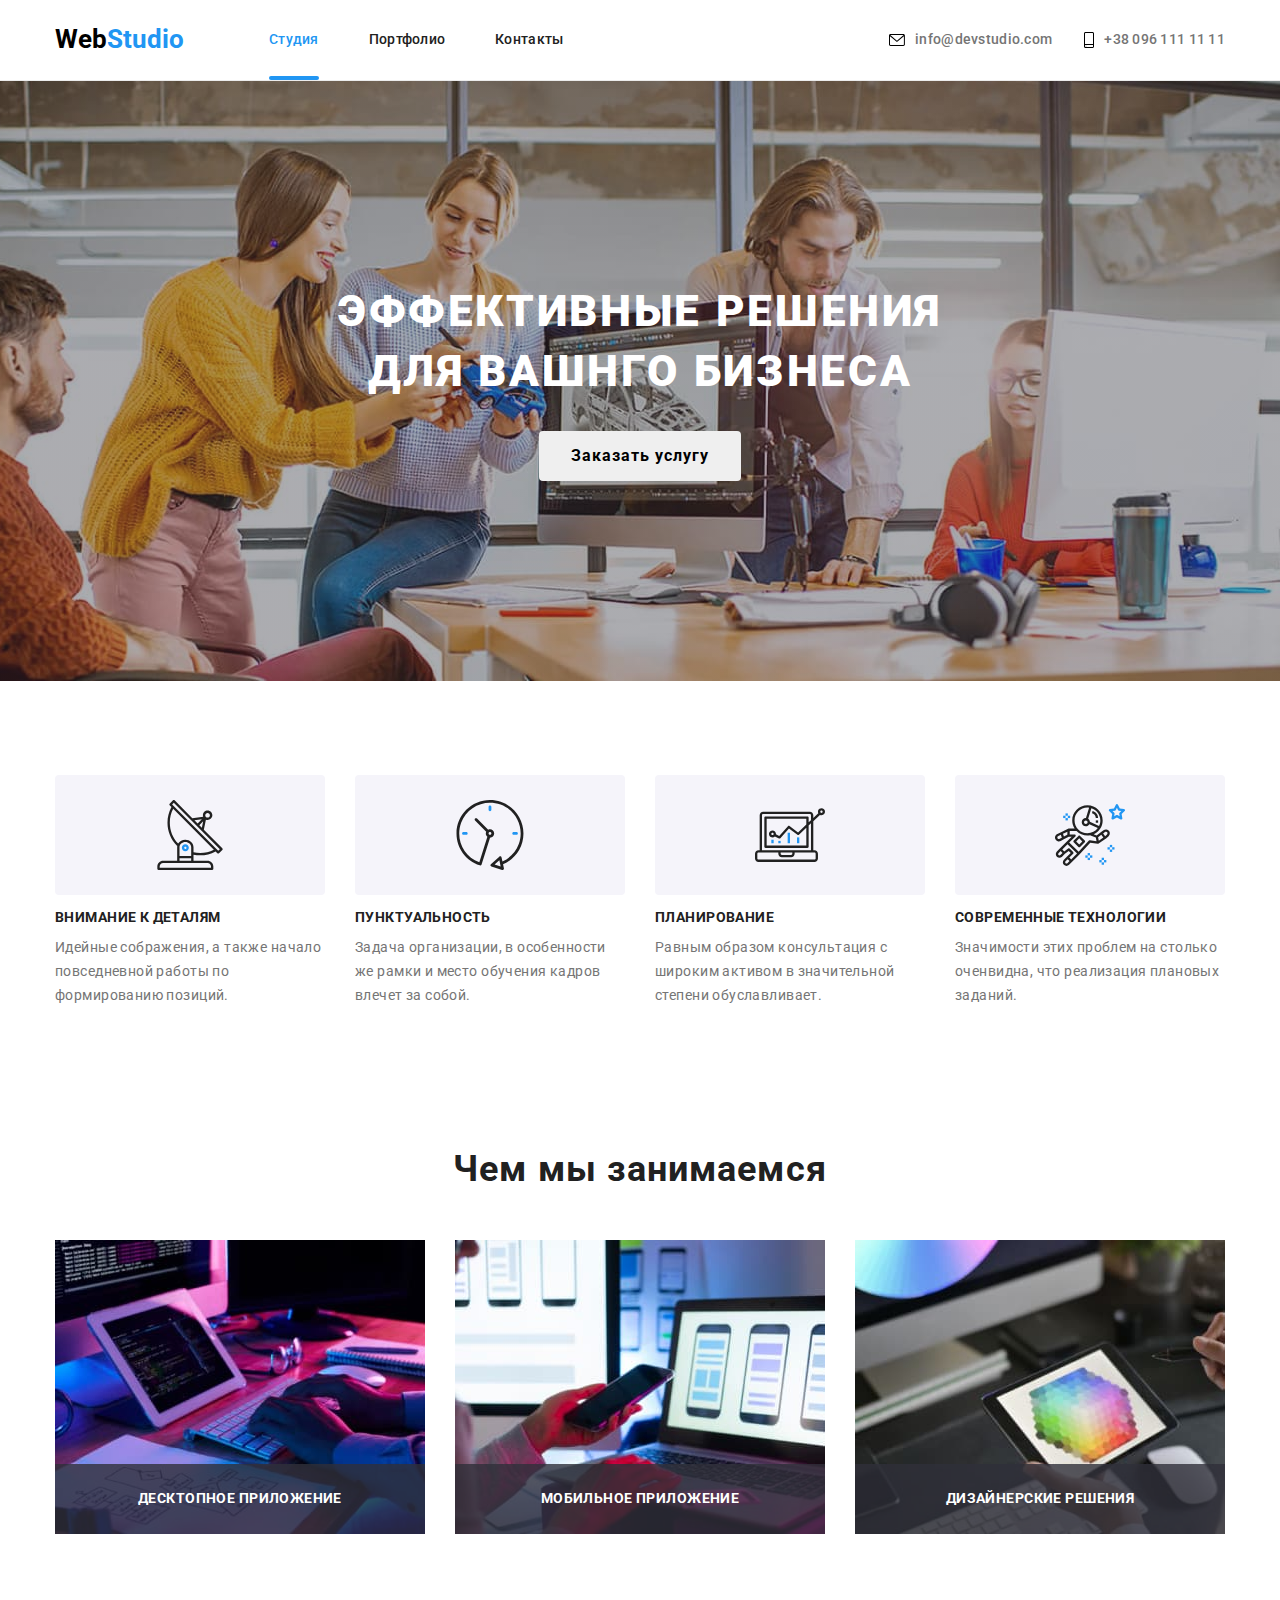
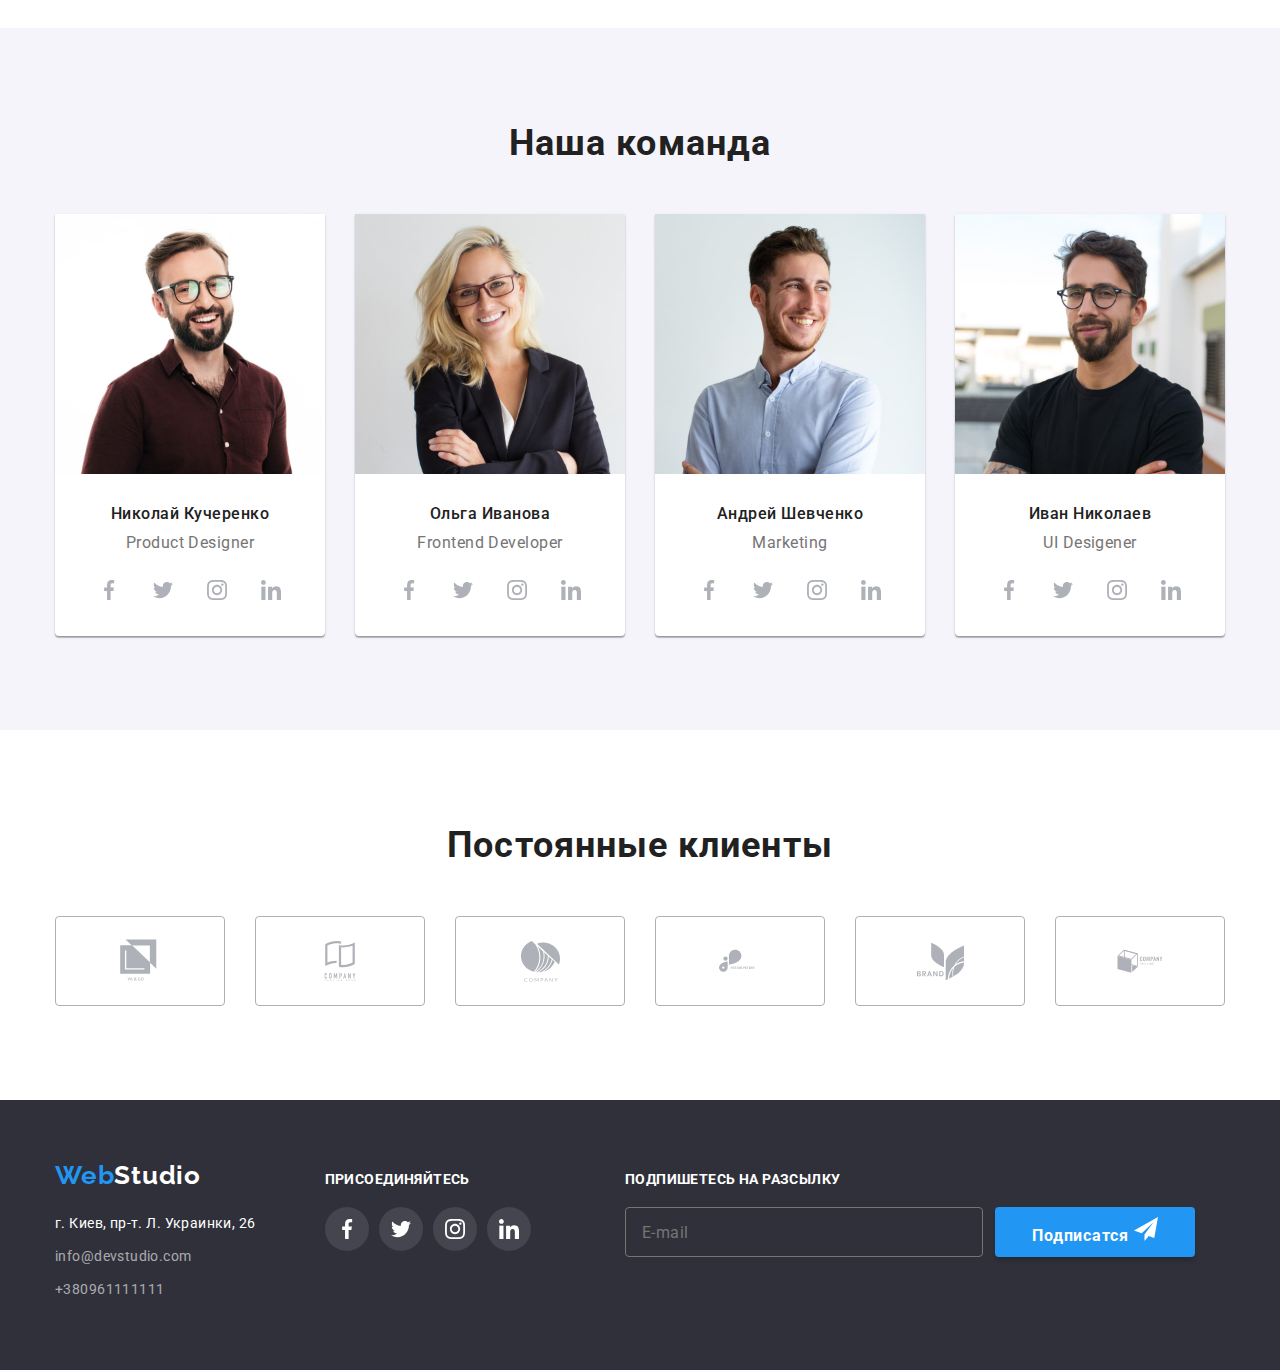
<file: index.html>
<!DOCTYPE html>
<html lang="ru">
  <head>
    <meta charset="UTF-8" />
    <meta name="viewport" content="width=device-width, initial-scale=1.0" />
    <title>Веб студия</title>
    <link
      href="https://fonts.googleapis.com/css2?family=Raleway:wght@700&family=Roboto:wght@400;500;700;900&display=swap"
      rel="stylesheet"
    />
    <link rel="stylesheet" href="./css/normalize.css" />
    <link rel="stylesheet" href="./css/styles.css" />
  </head>

  <body>
    <header class="header">
      <div class="wrap">
      <div class="navigation-lis">
        <div>
          <a class="logo link" href="./index.html">Web<span class="item">Studio</span></a>
        </div>
        <nav>
          <ul class="list site-nav">
            <li class="item">
              <a class="link studio" href="./index.html">Студия</a>
            </li>
            <li class="item">
              <a class="link" href="./portfolio.html" target="_blank">Портфолио</a>
            </li>
            <li class="item"><a class="link" href="">Контакты</a></li>
          </ul>
        </nav>
        <ul class="mail list">
          <li class="item">
            <a class="link" href="mailto:info@devstudio.com"><svg class="mail-svg"  
              >
                <use href="./img/sprite.svg#envelope"></use>
              </svg>
              info@devstudio.com</a>
          </li>
          <li class="item">
            <a class="link" href="tel:+380961111111">
              <svg class="smartphone-svg">
                <use href="./img/sprite.svg#smartphone"></use>
              </svg>
              +38 096 111 11 11</a>
          </li>
        </ul>
      </div>
      </div>
    </header>

    <main>
      <!-- HERO секция-->
      <section class="hero">
        <div class="container-hero-title">
          <h1 class="hero-title">
            Эффективные решения <br />для вашнго бизнеса
          </h1>
          <button class="modal-button" href="#" data-modal-open>Заказать услугу</button>
        </div>
      </section>
      
      <!-- модальное окно -->
      <div class="backdrop is-hidden transition" data-modal>
        <div class="modal transition">
          <button class="button-close" data-modal-close>
            <svg class="icon" width="11px" height="11px">
              <use href="./img/sprite.svg#close"></use>
            </svg>
          </button>
          <h2 class="modal-title">Оставьте свои данные, мы вам перезвоним</h2>
          <form class="modal-form js-speaker-form" autocomplete="off">
            <label class="modal-form__field">
              <input class="modal-form__input" type="text" name="name" placeholder=" " />
              <span class="modal-form__label">Имя</span>
              <svg class="modal-form__icon">
                <use href="./img/sprite.svg#person"></use>
              </svg>
            </label>
            <label class="modal-form__field">
              <input class="modal-form__input" type="tel" name="phone" placeholder=" " />
              <span class="modal-form__label">Телефон</span>
              <svg class="modal-form__icon">
                <use href="./img/sprite.svg#phone"></use>
              </svg>
            </label>
            <label class="modal-form__field">
              <input class="modal-form__input" type="email" name="mail" placeholder=" " />
              <span class="modal-form__label">Почта</span>
              <svg class="modal-form__icon">
                <use href="./img/sprite.svg#email"></use>
              </svg>
            </label>
            <textarea class="modal-form__comment" name="comment" placeholder="Комментарий"></textarea>
            <input class="modal-form__agreement-checkbox" type="checkbox" id="checkbox" />
            <label class="modal-form__agreement-label" for="checkbox">Соглашаюсь с рассылкой и принимаю
              <a class="modal-form__agreement-link" href="">
                Условия договора</a></label>
            <button class="modal-form__button" type="submit">Отправить</button>
          </form>
        </div>
      </div>

      <!--о нас-->
      <section class="container">
        <div class="wrap">
          <ul class="list-about-us list">
            <li class="about-us icon-antenna">
              <div class="aboutus-list-item-fon">
                <svg class="aboutus-list-svg" width="70" height="70">
                  <use href="./img/sprite.svg#antenna" alt="Фото"></use>
                </svg>
              </div>
              <h3 class="subject">Внимание к деталям</h3>
              <p class="desc">
                Идейные сображения, а также начало повседневной работы по
                формированию позиций.
              </p>
            </li>
            <li class="about-us icon-clock">
              <div class="aboutus-list-item-fon">
                <svg class="aboutus-list-svg" width="70" height="70">
                  <use href="./img/sprite.svg#icon-clock" alt="Фото"></use>
                </svg>
              </div>
              <h3 class="subject">Пунктуальность</h3>
              <p class="desc">
                Задача организации, в особенности же рамки и место обучения
                кадров влечет за собой.
              </p>
            </li>
            <li class="about-us">
              <div class="aboutus-list-item-fon">
                <svg class="aboutus-list-svg" width="70" height="70">
                  <use href="./img/sprite.svg#icon-diagram" alt="Фото"></use>
                </svg>
              </div>
              <h3 class="subject">Планирование</h3>
              <p class="desc">
                Равным образом консультация с широким активом в значительной
                степени обуславливает.
              </p>
            </li>
            <li class="about-us">
              <div class="aboutus-list-item-fon">
                <svg class="aboutus-list-svg" width="70" height="70">
                  <use href="./img/sprite.svg#icon-astronaut" alt="Фото"></use>
                </svg>
              </div>
              <h3 class="subject">Современные технологии</h3>
              <p class="desc">
                Значимости этих проблем на столько оченвидна, что реализация
                плановых заданий.
              </p>
            </li>
          </ul>
        </div>
      </section>

      <!--Чем мы занимаемся-->
      <section class="ouer-work">
        <div class="wrap">
          <h2 class="title">Чем мы занимаемся</h2>
          <ul class="list-ouer-work list">
            <li class="subtitle-list-ouer-work">
              <img
                src="./img/box 1-min.jpg"
                width="370"
                height="294"
                alt="Ноутбук"
              />
              <h3 class="subtitle">Десктопное приложение</h3>
            </li>
            <li>
              <img
                src="./img/box 2-min.jpg"
                width="370"
                height="294"
                alt="Мобильный телефон"
              />
            <h3 class="subtitle">Мобильное приложение</h3>
            </li>
            <li>
              <img
                src="./img/box 3-min.jpg"
                width="370"
                height="294"
                alt="Монитор"
              />
              <h3 class="subtitle">Дизайнерские решения</h3>
            </li>
          </ul>
        </div>
      </section>

      <!--Наша команда-->
      <section class="tiam">
        <div class="wrap">
          <h2 class="title">Наша команда</h2>

          <ul class="list-tiam list">
            <li class="team-list-item list">
              <img
                src="./img/id.jpg"
                width="270"
                height="260"
                alt="Фото Николай Кучеренко"
              />
              <h3 class="title-name">Николай Кучеренко</h3>
              <p class="title-name-pozition">Product Designer</p>
              <ul class="list-social-link-tim list">
                <li class="social-list-item">
                  <a
                    class="social-link-item-link link"
                    href=""
                    aria-label="instagram icon"
                  >
                    <svg class="social-link-svg" width="20" height="20">
                      <use href="./img/sprite.svg#icon-facebook"></use>
                    </svg>
                  </a>
                </li>
                <li class="social-list-item">
                  <a
                    class="social-link-item-link link"
                    href=""
                    aria-label="twitter icon"
                    ><svg class="social-link-svg" width="20" height="20">
                      <use href="./img/sprite.svg#icon-twitter"></use>
                    </svg>
                  </a>
                </li>
                <li class="social-list-item">
                  <a
                    class="social-link-item-link link"
                    href=""
                    aria-label="faecbook icon"
                    ><svg class="social-link-svg" width="20" height="20">
                      <use href="./img/sprite.svg#icon-instagram"></use>
                    </svg>
                  </a>
                </li>
                <li class="social-list-item">
                  <a
                    class="social-link-item-link link"
                    href=""
                    aria-label="linkedin icon"
                    ><svg class="social-link-svg" width="20" height="20">
                      <use href="./img/sprite.svg#icon-linkedin"></use>
                    </svg>
                  </a>
                </li>
              </ul>
            </li>
            <li class="team-list-item list">
              <img
                src="./img/or.jpg"
                width="270"
                height="260"
                alt="Фото Ольга Иванова"
              />
              <h3 class="title-name">Ольга Иванова</h3>
              <p class="title-name-pozition">Frontend Developer</p>
              <ul class="list-social-link-tim list">
                <li class="social-list-item">
                  <a
                    class="social-link-item-link link"
                    href=""
                    aria-label="instagram icon"
                    ><svg class="social-link-svg" width="20" height="20">
                      <use href="./img/sprite.svg#icon-facebook"></use>
                    </svg>
                  </a>
                </li>
                <li class="social-list-item">
                  <a
                    class="social-link-item-link link"
                    href=""
                    aria-label="twitter icon"
                    ><svg class="social-link-svg" width="20" height="20">
                      <use href="./img/sprite.svg#icon-twitter"></use>
                    </svg>
                  </a>
                </li>
                <li class="social-list-item">
                  <a
                    class="social-link-item-link link"
                    href=""
                    aria-label="faecbook icon"
                    ><svg class="social-link-svg" width="20" height="20">
                      <use href="./img/sprite.svg#icon-instagram"></use>
                    </svg>
                  </a>
                </li>
                <li class="social-list-item">
                  <a
                    class="social-link-item-link link"
                    href=""
                    aria-label="linkedin icon"
                    ><svg class="social-link-svg" width="20" height="20">
                      <use href="./img/sprite.svg#icon-linkedin"></use>
                    </svg>
                  </a>
                </li>
              </ul>
            </li>
            <li class="team-list-item list">
              <img
                src="./img/nt.jpg"
                width="270"
                height="260"
                alt="Фото Андрей Шевченко"
              />
              <h3 class="title-name">Андрей Шевченко</h3>
              <p class="title-name-pozition">Marketing</p>
              <ul class="list-social-link-tim list">
                <li class="social-list-item">
                  <a
                    class="social-link-item-link link"
                    href=""
                    aria-label="instagram icon"
                    ><svg class="social-link-svg" width="20" height="20">
                      <use href="./img/sprite.svg#icon-facebook"></use>
                    </svg>
                  </a>
                </li>
                <li class="social-list-item">
                  <a
                    class="social-link-item-link link"
                    href=""
                    aria-label="twitter icon"
                    ><svg class="social-link-svg" width="20" height="20">
                      <use href="./img/sprite.svg#icon-twitter"></use>
                    </svg>
                  </a>
                </li>
                <li class="social-list-item">
                  <a
                    class="social-link-item-link link"
                    href=""
                    aria-label="faecbook icon"
                    ><svg class="social-link-svg" width="20" height="20">
                      <use href="./img/sprite.svg#icon-instagram"></use>
                    </svg>
                  </a>
                </li>
                <li class="social-list-item">
                  <a
                    class="social-link-item-link link"
                    href=""
                    aria-label="linkedin icon"
                    ><svg class="social-link-svg" width="20" height="20">
                      <use href="./img/sprite.svg#icon-linkedin"></use>
                    </svg>
                  </a>
                </li>
              </ul>
            </li>
            <li class="team-list-item list">
              <img
                src="./img/me.jpg"
                width="270"
                height="260"
                alt="Фото Иван Николаев"
              />
              <h3 class="title-name">Иван Николаев</h3>
              <p class="title-name-pozition">UI Desigener</p>

              <ul class="list-social-link-tim list">
                <li class="social-list-item">
                  <a
                    class="social-link-item-link link"
                    href=""
                    aria-label="instagram icon"
                  >
                    <svg class="social-link-svg" width="20" height="20">
                      <use href="./img/sprite.svg#icon-facebook"></use>
                    </svg>
                  </a>
                </li>
                <li class="social-list-item">
                  <a
                    class="social-link-item-link link"
                    href=""
                    aria-label="twitter icon"
                    ><svg class="social-link-svg" width="20" height="20">
                      <use href="./img/sprite.svg#icon-twitter"></use>
                    </svg>
                  </a>
                </li>
                <li class="social-list-item">
                  <a
                    class="social-link-item-link link"
                    href=""
                    aria-label="faecbook icon"
                    ><svg class="social-link-svg" width="20" height="20">
                      <use href="./img/sprite.svg#icon-instagram"></use>
                    </svg>
                  </a>
                </li>
                <li class="social-list-item">
                  <a
                    class="social-link-item-link link"
                    href=""
                    aria-label="linkedin icon"
                    ><svg class="social-link-svg" width="20" height="20">
                      <use href="./img/sprite.svg#icon-linkedin"></use>
                    </svg>
                  </a>
                </li>
              </ul>
            </li>
          </ul>
        </div>
      </section>

      <!--Постоянные клиенты-->
      <section class="client">
        <div class="wrap">
          <h2 class="title">Постоянные клиенты</h2>
          <div class="container-log-list">
            <ul class="logo-icon-list list">
              <li class="logo-list-svg">
                <a class="logo-icon link" href="">
                  <svg class="client-item-svg" width="44" height="49">
                    <use
                      href="./img/sprite.svg#icon-logo1"
                      alt="Логотип компании1"
                    ></use>
                  </svg>
                </a>
              </li>

              <li class="logo-list-svg">
                <a class="logo-icon link" href="">
                  <svg class="client-item-svg" width="40" height="52">
                    <use
                      href="./img/sprite.svg#icon-logo2"
                      alt="Логотип компании1"
                    ></use>
                  </svg>
                </a>
              </li>
              <li class="logo-list-svg">
                <a class="logo-icon link" href="">
                  <svg class="client-item-svg" width="41" height="43">
                    <use
                      href="./img/sprite.svg#icon-logo3"
                      alt="Логотип компании1"
                    ></use>
                  </svg>
                </a>
              </li>
              <li class="logo-list-svg">
                <a class="logo-icon link" href="">
                  <svg class="client-item-svg" width="80" height="42">
                    <use
                      href="./img/sprite.svg#icon-logo4"
                      alt="Логотип компании1"
                    ></use>
                  </svg>
                </a>
              </li>
              <li class="logo-list-svg">
                <a class="logo-icon link" href="">
                  <svg class="client-item-svg" width="59" height="47">
                    <use
                      href="./img/sprite.svg#icon-logo5"
                      alt="Логотип компании1"
                    ></use>
                  </svg>
                </a>
              </li>
              <li class="logo-list-svg">
                <a class="logo-icon link" href="">
                  <svg class="client-item-svg" width="88" height="45">
                    <use
                      href="./img/sprite.svg#icon-logo6"
                      alt="Логотип компании1"
                    ></use>
                  </svg>
                </a>
              </li>
            </ul>
          </div>
        </div>
      </section>
    </main>

    <footer>
      <div class="wrap">
        <div class="container-footer">
          <div class="logo-address">
            <a class="logo-footer link" href="" lang="en">
              <span class="logo-footer-color">Web</span>Studio</a
            >
            <address class="contacts-address-list">
              <p class="contacts-address">г. Киев, пр-т. Л. Украинки, 26</p>
              <ul class="list">
                <li>
                  <a class="footer-address-mail link" href=""
                    >info@devstudio.com</a
                  >
                </li>
                <li>
                  <a class="footer-address-tel link" href="tel:"
                    >+380961111111</a
                  >
                </li>
              </ul>
            </address>
          </div>

          <div class="con">
            <b class="attach">Присоединяйтесь</b>
            <div class="attach-list">
              <ul class="list-social-link list">
                <li class="social-list-item-footer">
                  <a
                    class="social-link-item-link-footer link"
                    href=""
                    aria-label="instagram icon"
                    ><svg class="social-link-svg-footer" width="20" height="20">
                      <use href="./img/sprite.svg#icon-facebook"></use>
                    </svg>
                  </a>
                </li>
                <li class="social-list-item-footer">
                  <a
                    class="social-link-item-link-footer link"
                    href=""
                    aria-label="twitter icon"
                    ><svg class="social-link-svg-footer" width="20" height="20">
                      <use href="./img/sprite.svg#icon-twitter"></use>
                    </svg>
                  </a>
                </li>
                <li class="social-list-item-footer">
                  <a
                    class="social-link-item-link-footer link"
                    href=""
                    aria-label="faecbook icon"
                    ><svg class="social-link-svg-footer" width="20" height="20">
                      <use href="./img/sprite.svg#icon-instagram"></use>
                    </svg>
                  </a>
                </li>
                <li class="social-list-item-footer">
                  <a
                    class="social-link-item-link-footer link"
                    href=""
                    aria-label="linkedin icon"
                    ><svg class="social-link-svg-footer" width="20" height="20">
                      <use href="./img/sprite.svg#icon-linkedin"></use>
                    </svg>
                  </a>
                </li>
              </ul>
            </div>
          </div>
          
          <div class="subscribe-modal-button-footer">
            <b class="subscribe">Подпишетесь на разсылку</b>
            
            <form class="blok-action__form js-speaker-form">
              <input type="email" name="user-mail" class="blok-action__email-input" placeholder="E-mail" />
            <button class="modal-button-footer">Подписатся
              <svg class="blok-action__button-icon" width="24" height="24">
                <use href="./img/sprite.svg#icon-icon-send"></use>
              </svg>
            </button>
            </form>
          </div>
        
        </div>
      </div>
    </footer>
    
    <script src="./js/modal.js"></script>
  </body>
</html>
</file>
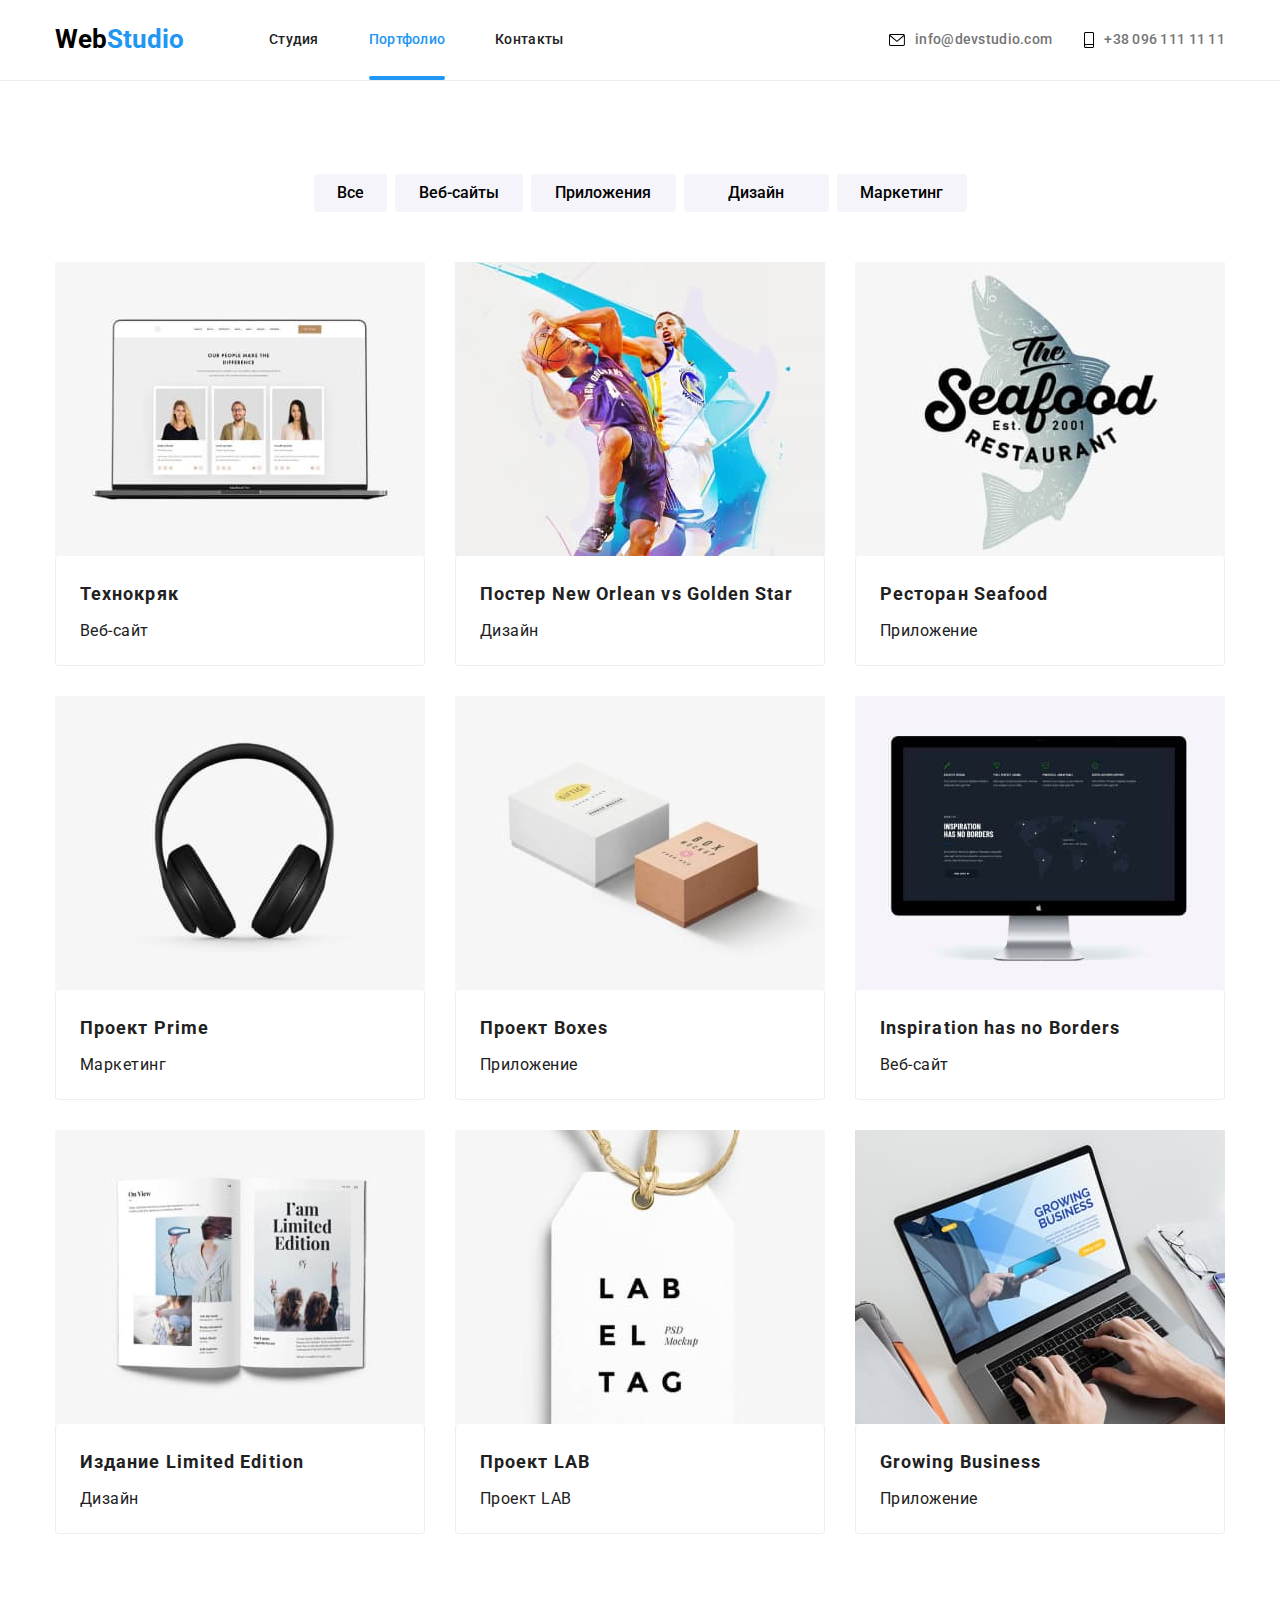
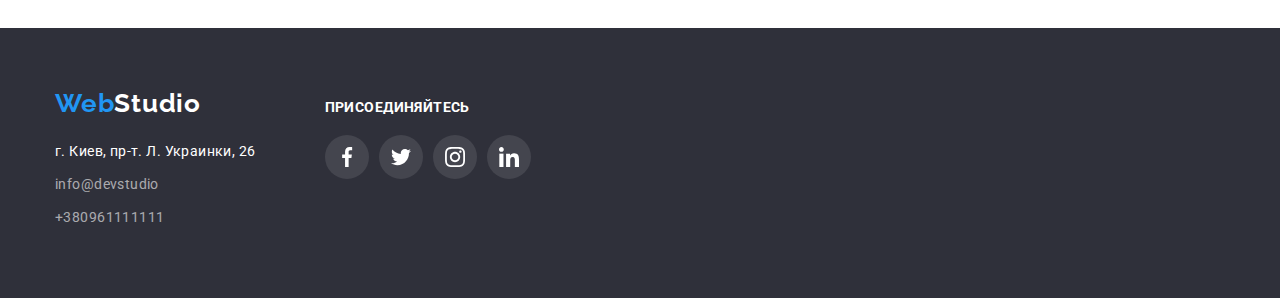
<file: portfolio.html>
<!DOCTYPE html>
<html lang="ru">
  <head>
    <meta charset="UTF-8" />
    <meta name="viewport" content="width=device-width, initial-scale=1.0" />
    <title>Веб студия</title>
    <link
      href="https://fonts.googleapis.com/css2?family=Raleway:wght@700&family=Roboto:wght@400;500;700;900&display=swap"
      rel="stylesheet"
    />
    <link rel="stylesheet" href="./css/normalize.css" />
    <link rel="stylesheet" href="./css/styles.css" />
  </head>

  <body>
    <header class="header">
      <div class="wrap">
        <div class="navigation-lis">
          <div>
            <a class="logo link" href="./index.html">Web<span class="item">Studio</span></a>
          </div>
          <nav>
            <ul class="list site-nav">
              <li class="item">
                <a class="link-focus link" href="./index.html">Студия</a>
              </li>
              <li class="item">
                <a class="link portfolio" href="./portfolio.html" target="_blank">Портфолио</a>
              </li>
              <li class="item"><a class="link" href="">Контакты</a></li>
            </ul>
          </nav>
          <ul class="mail list">
            <li class="item">
              <a class="link" href="mailto:info@devstudio.com"><svg class="mail-svg">
                  <use href="./img/sprite.svg#envelope"></use>
                </svg>
                info@devstudio.com</a>
            </li>
            <li class="item">
              <a class="link" href="tel:+380961111111">
                <svg class="smartphone-svg">
                  <use href="./img/sprite.svg#smartphone"></use>
                </svg>
                +38 096 111 11 11</a>
            </li>
          </ul>
        </div>
      </div>
    </header>

    <main>
      <h1 hidden>Галерея работ</h1>

      <!--Портфолио-->
      <section>
        <div class="wrap">
          <ul class="button-list list">
            <li class="container-button-list">
              <button type="button" class="button-all">Все</button>
            </li>
            <li class="container-button-list">
              <button type="button" class="button-websait">Веб-сайты</button>
            </li>
            <li class="container-button-list">
              <button type="button" class="button-application">
                Приложения
              </button>
            </li>
            <li class="container-button-list">
              <button type="button" class="button-design">Дизайн</button>
            </li>
            <li class="container-button-list">
              <button type="button" class="button-marketing">Маркетинг</button>
            </li>
          </ul>
          <div class="project-gallery">
            <ul class="gallery-projekt-list list">
              <li class="flex-element">
                <a class="project link" href="" aria-label="Проэкт 1">
                  <div class="project-box">
                    <div class="overlay">
                      <p class="desc-project">
                        Технокряк это современная площадка распространения
                        коронавируса. Компании используют эту платформу для
                        цифрового шпионажа и атак на защищённые сервера
                        конкурентов
                      </p>
                    </div>
                   <img src="./img/project1.jpg" width="370" alt="Проэкт 1" />
                  </div>
                  <div class="list-project">
                    <h2 class="title-project">Технокряк</h2>
                    <p class="subject-project">Веб-сайт</p>
                  </div>
                </a>
              </li>
              <li class="flex-element">
                <a class="project link" href="" aria-label="Проэкт 2">
                  <div class="project-box">
                   <div class="overlay">
                    <p class="desc-project">
                    Технокряк это современная площадка распространения
                    коронавируса. Компании используют эту платформу для
                    цифрового шпионажа и атак на защищённые сервера
                    конкурентов
                    </p>
                   </div>
                   <img src="./img/project2.jpg" width="370" height="294" alt=""/>
                  </div>
                  <div class="list-project">
                    <h2 class="title-project"> Постер New Orlean vs Golden Star </h2>
                    <p class="subject-project">Дизайн</p>
                  </div>
                </a>
              </li>
              <li class="flex-element">
                <a class="project link" href="" aria-label="Проэкт 3">
                  <div class="project-box">
                    <div class="overlay">
                     <p class="desc-project">
                      Технокряк это современная площадка распространения
                      коронавируса. Компании используют эту платформу для
                      цифрового шпионажа и атак на защищённые сервера
                      конкурентов
                     </p>
                    </div>
                    <img src="./img/project3.jpg" width="370" height="294" alt=""/>
                  </div>
                  <div class="list-project">
                    <h2 class="title-project">Ресторан Seafood</h2>
                    <p class="subject-project">Приложение</p>
                  </div>
                </a>
              </li>
              <li class="flex-element">
                <a class="project link" href="" aria-label="Проэкт 4">
                  <div class="project-box">
                    <div class="overlay">
                      <p class="desc-project">
                      Технокряк это современная площадка распространения
                      коронавируса. Компании используют эту платформу для
                      цифрового шпионажа и атак на защищённые сервера
                      конкурентов
                      </p>
                    </div>
                  <img src="./img/project4.jpg"width="370" height="294" alt=""/>
                  </div>
                  <div class="list-project">
                    <h2 class="title-project">Проект Prime</h2>
                    <p class="subject-project">Маркетинг</p>
                  </div>
                </a>
              </li>
              <li class="flex-element">
                <a class="project link" href="" aria-label="Проэкт 5">
                  <div class="project-box">
                    <div class="overlay">
                      <p class="desc-project">
                      Технокряк это современная площадка распространения
                      коронавируса. Компании используют эту платформу для
                      цифрового шпионажа и атак на защищённые сервера
                      конкурентов
                      </p>
                    </div>
                   <img src="./img/project5.jpg"width="370" height="294" alt=""/>
                  </div>
                  <div class="list-project">
                    <h2 class="title-project">Проект Boxes</h2>
                    <p class="subject-project">Приложение</p>
                  </div>
                </a>
              </li>
              <li class="flex-element">
                <a class="project link" href="" aria-label="Проэкт 6">
                  <div class="project-box">
                    <div class="overlay">
                      <p class="desc-project">
                      Технокряк это современная площадка распространения
                      коронавируса. Компании используют эту платформу для
                      цифрового шпионажа и атак на защищённые сервера
                      конкурентов
                      </p>
                    </div>
                   <img src="./img/project6.jpg" width="370" height="294" alt=""/>
                  </div>
                  <div class="list-project">
                    <h2 class="title-project">Inspiration has no Borders</h2>
                    <p class="subject-project">Веб-сайт</p>
                  </div>
                </a>
              </li>
              <li class="flex-element">
                <a class="project link" href="" aria-label="Проэкт 7">
                  <div class="project-box">
                    <div class="overlay">
                      <p class="desc-project">
                    Технокряк это современная площадка распространения
                    коронавируса. Компании используют эту платформу для
                    цифрового шпионажа и атак на защищённые сервера
                    конкурентов
                      </p>
                    </div>
                   <img src="./img/project7.jpg" width="370" height="294" alt=""/>
                  </div>
                  <div class="list-project">
                    <h2 class="title-project">Издание Limited Edition</h2>
                    <p class="subject-project">Дизайн</p>
                  </div>
                </a>
              </li>
              <li class="flex-element">
                <a class="project link" href="" aria-label="Проэкт 8">
                  <div class="project-box">
                    <div class="overlay">
                      <p class="desc-project">
                    Технокряк это современная площадка распространения
                    коронавируса. Компании используют эту платформу для
                    цифрового шпионажа и атак на защищённые сервера
                    конкурентов
                      </p>
                    </div>
                   <img src="./img/project8.jpg" width="370" height="294" alt="" />
                  </div>
                  <div class="list-project">
                    <h2 class="title-project">Проект LAB</h2>
                    <p class="subject-project">Проект LAB</p>
                  </div>
                </a>
              </li>
              <li class="flex-element">
                <a class="project link" href="" aria-label="Проэкт 9">
                  <div class="project-box">
                    <div class="overlay">
                      <p class="desc-project">
                        Технокряк это современная площадка распространения
                        коронавируса. Компании используют эту платформу для
                        цифрового шпионажа и атак на защищённые сервера
                        конкурентов
                      </p>
                    </div>
                   <img src="./img/project9.jpg" width="370" height="294" alt=""/>
                  </div>
                  <div class="list-project">
                    <h2 class="title-project">Growing Business</h2>
                    <p class="subject-project">Приложение</p>
                  </div>
                </a>
              </li>
            </ul>
          </div>
        </div>
      </section>
    </main>
    <footer>
      <div class="wrap">
        <div class="container-footer">
          <div class="logo-address">
            <a class="logo-footer link" href="" lang="en">
              <span class="logo-footer-color">Web</span>Studio</a
            >
            <address class="contacts-address-list">
              <p class="contacts-address">г. Киев, пр-т. Л. Украинки, 26</p>
              <ul class="list">
                <li>
                  <a class="footer-address-mail link" href="">info@devstudio</a>
                </li>
                <li>
                  <a class="footer-address-tel link" href="tel:"
                    >+380961111111</a
                  >
                </li>
              </ul>
            </address>
          </div>

          <div class="con">
            <b class="attach">Присоединяйтесь</b>
            <div class="attach-list">
              <ul class="list-social-link list">
                <li class="social-list-item-footer">
                  <a
                    class="social-link-item-link-footer link"
                    href=""
                    aria-label="instagram icon"
                    ><svg class="social-link-svg-footer" width="20" height="20">
                      <use href="./img/sprite.svg#icon-facebook"></use>
                    </svg>
                  </a>
                </li>
                <li class="social-list-item-footer">
                  <a
                    class="social-link-item-link-footer link"
                    href=""
                    aria-label="twitter icon"
                    ><svg class="social-link-svg-footer" width="20" height="20">
                      <use href="./img/sprite.svg#icon-twitter"></use>
                    </svg>
                  </a>
                </li>
                <li class="social-list-item-footer">
                  <a
                    class="social-link-item-link-footer link"
                    href=""
                    aria-label="faecbook icon"
                    ><svg class="social-link-svg-footer" width="20" height="20">
                      <use href="./img/sprite.svg#icon-instagram"></use>
                    </svg>
                  </a>
                </li>
                <li class="social-list-item-footer">
                  <a
                    class="social-link-item-link-footer link"
                    href=""
                    aria-label="linkedin icon"
                    ><svg class="social-link-svg-footer" width="20" height="20">
                      <use href="./img/sprite.svg#icon-linkedin"></use>
                    </svg>
                  </a>
                </li>
              </ul>
            </div>
          </div>
<!--
          <div class="subscribe-modal-button-footer">
            <b class="subscribe">Подпишетесь на разсылку</b>
            <button class="modal-button-footer">Подписатся</button>
          </div>-->
        </div>
      </div>
    </footer>
  </body>
</html>
</file>
<file: css/styles.css>
html {
  box-sizing: border-box;
}

*,
*::before,
*::after {
  box-sizing: inherit;
}

:root {
  --main-font: "Roboto", sans-serif;
  --secondary-font: "Raleway", sans-serif;
  --taitel-dark-color: #ffffff;
  --taitel-light-color: #212121;
  --text-dark-color: #ffffff;
  --text-light-color: #757575;
  --social-link-item-link: #2196f3;
}

body {
  margin: 0;
  font-family: var(--main-font);
  font-style: normal;
}

.list {
  list-style: none;
  padding: 0;
  margin: 0;
}

.link {
  text-decoration: none;
  display: block;
}

a {
  color: #212121;
}

img {
  display: block;
}

.wrap {
  width: 1200px;
  padding-left: 15px;
  padding-right: 15px;
  margin: 0 auto;
}

.wrap h2 {
  text-align: center;
}

/*Навигация*/

.logo {
  color: #000000;
  font-family: (--secondary-font);
  font-weight: 700;
  font-size: 26px;
  line-height: 1.2;
  padding-top: 24px;
  padding-bottom: 25px;
}
.logo .item {
  color: #2196f3;
}

.main-nav {
  display: flex;
  align-items: center;
}

.header {
  border-bottom: 1px solid #ececec;
}

.site-nav {
  display: flex;
  margin-left: 85px;
  transition-duration: 250ms cubic-bezier(0.4, 0, 0.2, 1);
}

.site-nav .item:not(:last-child) {
  margin-right: 50px;
}

.site-nav .link {
  display: block;
  padding-top: 32px;
  font-weight: 500;
  font-size: 14px;
  line-height: 1.14;
  letter-spacing: 0.02em;
  transition: color 250ms cubic-bezier(0.4, 0, 0.2, 1);
}

.site-nav .link:hover:hover,
.site-nav .link:focus:focus {
  color: #2196f3;
  fill: #2196f3;
}

.mail {
  display: flex;
  margin-left: auto;
  padding-top: 32px;
  padding-bottom: 32px;
}

.mail .item:not(:last-child) {
  margin-right: 32px;
}

.mail .link {
  display: flex;
  justify-content: center;
  align-items: center;
  color: #757575;
  font-weight: 500;
  font-size: 14px;
  line-height: 1.14;
  letter-spacing: 0.02em;
  transition: color 250ms cubic-bezier(0.4, 0, 0.2, 1);
}

.mail .link:hover,
.mail .link:focus {
  color: #2196f3;
  fill: #2196f3;
}

.mail-svg {
  width: 16px;
  height: 12px;
  margin-right: 10px;
  color: #757575;
  transition: fill 250ms cubic-bezier(0.4, 0, 0.2, 1);
}

.smartphone-svg {
  width: 10px;
  height: 16px;
  margin-right: 10px;
  color: #757575;
  transition: fill 250ms cubic-bezier(0.4, 0, 0.2, 1);
}

.navigation-lis {
  display: flex;
}

.site-nav .studio {
  color: #2196f3;
}

.studio::after {
  display: block;
  content: "";
  width: 100%;
  height: 4px;
  border-radius: 2px;
  background-color: #2196f3;
  margin-top: 28px;
}

.site-nav .portfolio {
  color: #2196f3;
}

.portfolio::after {
  display: block;
  content: "";
  width: 100%;
  height: 4px;
  border-radius: 2px;
  background-color: #2196f3;
  margin-top: 28px;
}

/*HERO секция*/

.hero {
  max-width: 1600p;
  height: 600px;
  padding-top: 200px;
  padding-bottom: 200px;
  text-align: center;
  background-color: #757575;
  background-image: linear-gradient(
      to right,
      rgba(47, 48, 58, 0.4),
      rgba(47, 48, 58, 0.4)
    ),
    url("../img/headerimg.jpg");
  background-repeat: no-repeat;
  background-position: center;
  background-size: cover;
}

.hero-title {
  font-weight: 900;
  font-size: 44px;
  line-height: 60px;
  letter-spacing: 0.06em;
  text-transform: uppercase;
  color: #ffffff;
  margin-top: 0;
  margin-bottom: 30px;
}

.modal-button {
  font-weight: 700;
  font-size: 16px;
  line-height: 30px;
  letter-spacing: 0.06em;
  color: #000000;
  margin-top: 0;
  padding: 10px 32px;
  font-family: Roboto;
  font-style: normal;
  font-weight: bold;
  font-size: 16px;
  line-height: 30px;
  border-radius: 4px;
  border: none;
  transition: background-color 250ms cubic-bezier(0.4, 0, 0.2, 1);
}

.modal-button:hover,
.modal-button:focus {
  background-color: #2196f3;
  color: #ffffff;
}

.container-hero-button {
  display: block;
  margin-right: auto;
  margin-left: auto;
  width: auto;
  height: auto;
}

/* модальное окно*/

.backdrop {
  position: fixed;
  top: 0;
  left: 0;
  width: 100%;
  height: 100%;
  background: rgba(0, 0, 0, 0.2);
  z-index: 2;
  opacity: 1;
  transition-property: opacity 250ms;
  transition: 250ms cubic-bezier(0.4, 0, 0.2, 1);
}

.is-hidden {
  opacity: 0;
  pointer-events: none;
}

.modal {
  position: absolute;
  top: 50%;
  left: 50%;
  transform: translate(-50%, -50%) scale(1);
  transition-property: transform;
  min-width: 528px;
  min-height: 581px;
  background: #ffffff;
  box-shadow: 0px 1px 3px rgba(0, 0, 0, 0.12), 0px 1px 1px rgba(0, 0, 0, 0.14),
    0px 2px 1px rgba(0, 0, 0, 0.2);
  border-radius: 4px;
  padding: 40px;
}

.backdrop.is-hidden .modal {
  transform: translate(-50%, -50%) scale(1.1) cubic-bezier(0.4, 0, 0.2, 1);
}

.button-close {
  position: absolute;
  top: 8px;
  right: 8px;
  width: 30px;
  height: 30px;
  padding: 0;
  display: flex;
  justify-content: center;
  align-items: center;
  color: #212121;
  background-color: #ffffff;
  border-radius: 50%;
  border: 1px solid rgba(0, 0, 0, 0.1);
  cursor: pointer;
  transition: transform 250ms cubic-bezier(0.4, 0, 0.2, 1);
}

.modal-button__icon {
  width: 18px;
  height: 18px;
}

.modal-button:hover,
.modal-button:focus,
.button-close:hover,
.button-close:focus {
  fill: #2196f3;
}

.modal-title {
  margin-top: 0px;
  margin-bottom: 30px;
  font-weight: bold;
  font-size: 20px;
  line-height: 23px;
  text-align: center;
  letter-spacing: 0.03em;
  color: #212121;
}

.modal-form {
  display: flex;
  flex-direction: column;
}

.modal-form__field {
  position: relative;
  display: block;
  margin-bottom: 28px;
}

.modal-form__input {
  padding: 11px 42px;
  width: 100%;
  border: 1px solid rgba(33, 33, 33, 0.2);
  border-radius: 4px;
  transition: border 250ms cubic-bezier(0.4, 0, 0.2, 1);
}

.modal-form__input:focus {
  border: 1px solid #2196f3;
  outline: none;
}

.modal-form__label {
  position: absolute;
  top: 50%;
  left: 42px;
  transform: translateY(-50%);
  font-size: 14px;
  line-height: 16px;
  letter-spacing: 0.01em;
  transition: transform 250ms cubic-bezier(0.4, 0, 0.2, 1),
    color 250ms cubic-bezier(0.4, 0, 0.2, 1);
}

.modal-form__input:focus + .modal-form__label,
.modal-form__input:not(:placeholder-shown) + .modal-form__label {
  transform: translate(-30px, -40px);
}

.modal-form__icon {
  position: absolute;
  top: 50%;
  left: 16px;
  transform: translateY(-50%);
  width: 18px;
  height: 18px;
  transition: fill 250ms cubic-bezier(0.4, 0, 0.2, 1);
}

.modal-form__input:focus ~ .modal-form__icon {
  fill: #2196f3;
}

.modal-form__comment {
  resize: none;
  width: 448px;
  height: 120px;
  margin-bottom: 20px;
  padding: 12px 16px;
  border: 1px solid rgba(33, 33, 33, 0.2);
  border-radius: 4px;
  font-size: 14px;
  line-height: 16px;
  letter-spacing: 0.01em;
  transition: border 250ms cubic-bezier(0.4, 0, 0.2, 1);
}

.modal-form__comment:focus {
  border: 1px solid #2196f3;
  outline: none;
}

/* чекбокc */

.modal-form__agreement-checkbox {
  position: absolute;
  width: 1px;
  height: 1px;
  margin: -1px;
  border: 0;
  padding: 0;
  white-space: nowrap;
  clip-path: inset(100%);
  clip: rect(0 0 0 0);
  overflow: hidden;
}

.modal-form__agreement-label::before {
  content: "";
  display: inline-block;
  width: 16px;
  height: 15px;
  border: 2px solid #212121;
  border-radius: 3px;
}

.modal-form__agreement-label::after {
  content: "";
  display: inline-block;
  width: 16px;
  height: 15px;
  background-image: url("../img/icon-check.svg");
  background-color: #2196f3;
  background-repeat: no-repeat;
}

.modal-form__agreement-label {
  position: relative;
  display: inline-block;
  padding-left: 25px;
  margin-left: auto;
  margin-right: auto;
  margin-bottom: 30px;
  font-size: 14px;
  line-height: 1.71;
  letter-spacing: 0.03em;
}

.modal-form__agreement-label::before,
.modal-form__agreement-label::after {
  position: absolute;
  content: "";
  display: inline-block;
  top: 3px;
  left: 0;
}

.modal-form__agreement-checkbox + .modal-form__agreement-label::after {
  content: none;
}

.modal-form__agreement-checkbox:checked + .modal-form__agreement-label::after {
  content: "";
}

.modal-form__agreement-checkbox:focus + .modal-form__agreement-label::before {
  outline: #2196f3 auto 5px;
}

.modal-form__agreement-link {
  color: #2196f3;
}

.modal-form__button {
  margin-left: auto;
  margin-right: auto;
  width: 200px;
  height: 50px;
  padding-top: 10px;
  padding-bottom: 10px;
  background-color: #2196f3;
  border-radius: 4px;
  border: none;
  font-weight: 700;
  font-size: 16px;
  line-height: 1.87;
  letter-spacing: 0.06em;
  color: #f5f4fa;
  cursor: pointer;
  transition: background-color 250ms cubic-bezier(0.4, 0, 0.2, 1),
    box-shadow 250ms cubic-bezier(0.4, 0, 0.2, 1);
}

.modal-form__button:hover,
.modal-form__button:focus {
  background-color: #188ce8;
  box-shadow: 0px 4px 4px rgba(0, 0, 0, 0.15);
}

/*о нас*/

.list-about-us {
  display: flex;
  align-items: center;
  padding-top: 94px;
  padding-bottom: 47px;
}

.container-about-us {
  width: 270px;
  height: auto;
  text-align: center;
  background-color: #f5f4fa;
}

.container-about-us {
  margin-bottom: 30px;
}

.about-us:not(:last-child) {
  margin-right: 30px;
}

.subject {
  font-weight: bold;
  font-size: 14px;
  line-height: 16px;
  letter-spacing: 0.03em;
  text-transform: uppercase;
  color: #212121;
  margin-bottom: 10px;
}

.desc {
  font-weight: normal;
  font-size: 14px;
  line-height: 24px;
  letter-spacing: 0.03em;
  color: #757575;
  margin-top: 0px;
  margin-bottom: 0;
}

.aboutus-list-item-fon {
  background: #f5f4fa;
  border-radius: 4px;
  width: 270px;
  height: 120px;
  margin: 0;
  padding: 0;
}

.aboutus-list-item-fon {
  display: flex;
  align-items: center;
  justify-content: center;
}

/*Чем мы занимаемся*/

.title {
  font-weight: 700;
  font-size: 36px;
  line-height: 42px;
  letter-spacing: 0.03em;
  color: #212121;
  margin: 0;
  margin-bottom: 50px;
}

.subtitle {
  position: absolute;
  bottom: 0;
  width: 100%;
  background: rgba(47, 48, 58, 0.8);
  font-weight: bold;
  font-size: 14px;
  line-height: 16px;
  letter-spacing: 0.03em;
  text-transform: uppercase;
  color: #ffffff;
  margin-top: 0;

  width: 370px;
  height: 70px;
  font-weight: 700;
  font-size: 14px;
  line-height: 1.14;
  text-align: center;
  letter-spacing: 0, 03em;
  text-transform: uppercase;
  color: #ffffff;
  background-color: rgba(47, 48, 58, 0.8);
  margin: 0;
  padding-top: 27px;
  padding-bottom: 27px;
}

.list-ouer-work {
  display: flex;
  justify-content: center;
  align-items: center;
}

.list-ouer-work li:not(:last-child) {
  margin-right: 30px;
}

.ouer-work {
  padding-top: 94px;
  padding-bottom: 94px;
}

.list-ouer-work {
  position: relative;
}

/*Наша команда*/

.title-name {
  font-weight: 500;
  font-size: 16px;
  line-height: 19px;
  letter-spacing: 0.03em;
  text-align: center;
  color: #212121;
  margin-top: 0;
  margin-bottom: 10px;
}

.title-name-pozition {
  font-weight: normal;
  font-size: 16px;
  line-height: 19px;
  letter-spacing: 0.03em;
  text-align: center;
  color: #757575;
  margin-top: 0;
  margin-bottom: 0;
}

.list-tiam {
  display: flex;
  justify-content: space-between;
}

.list-social-link-tim {
  display: flex;
  align-items: center;
  justify-content: center;
  padding-top: 16px;
  padding-bottom: 24px;
}

.list-tiam:not(:last-child) .team-list-item:not(:last-child) {
  margin-right: 30px;
}

.list-social-link-tim {
  display: flex;
  justify-content: center;
  align-content: center;
}

.social-link-item-link {
  width: 44px;
  height: 44px;
  display: flex;
  justify-content: center;
  align-items: center;
  background-size: 20px;
  background-repeat: no-repeat;
  background-position: center;
  border-radius: 50%;
  transition: background-color 250ms cubic-bezier(0.4, 0, 0.2, 1);
}

.social-list-item:not(:last-child) {
  margin-right: 10px;
}

.social-link-svg {
  width: 20px;
  height: 20px;
  fill: #afb1b8;
}

.social-link-item-link:hover svg,
.social-link-item-link:focus svg {
  fill: #ffffff;
}

.social-link-item-link:hover,
.social-link-item-link:focus {
  background-color: #2196f3;
}

.social-list-item:not(:last-child) {
  margin-right: 10px;
}

.tiam {
  width: 100%;
  height: auto;
  background-color: #f5f4fa;
  padding-top: 94px;
  padding-bottom: 94px;
}

.team-list-item {
  width: 270px;
  background: #ffffff;
  box-shadow: 0px 1px 3px rgba(0, 0, 0, 0.12), 0px 1px 1px rgba(0, 0, 0, 0.14),
    0px 2px 1px rgba(0, 0, 0, 0.2);
  border-radius: 0px 0px 4px 4px;
}

.team-list-item img {
  margin-bottom: 30px;
}

/*Постоянные клиент*/

.client {
  padding-top: 94px;
  padding-bottom: 94px;
}

.logo-icon-list {
  display: flex;
  align-items: center;
  justify-content: center;
}

.logo-list-svg:not(:last-child) {
  margin-right: 30px;
}

.logo-icon {
  display: flex;
  width: 170px;
  height: 90px;
  border: 1px solid #afb1b8;
  border-radius: 4px;
  justify-content: center;
  align-items: center;
  transition: fill 250ms cubic-bezier(0.4, 0, 0.2, 1);
}

.logo-icon:hover,
.logo-icon:focus {
  border: 1px solid #2196f3;
}

.logo-icon:hover svg,
.logo-icon:focus svg {
  fill: #2196f3;
}

.logo-icon-list {
  list-style: none;
  transition: border 250ms cubic-bezier(0.4, 0, 0.2, 1);
}

.section-client {
  padding-top: 0;
}

.client-item-svg {
  align-items: center;
  display: inline-block;
}

.client-item-svg {
  fill: #afb1b8;
}

.container-log-list li {
  display: flex;
  width: 170px;
  height: auto;
  fill: #afb1b8;
  box-sizing: border-box;
  /*border-radius: 4px;
  border: 1px solid #afb1b8;*/
  justify-content: center;
  align-items: center;
}

/*Футер*/

footer {
  background-color: #2f303a;
  color: var(--text-light-color);
  padding-top: 60px;
  padding-bottom: 60px;
}

.container-footer {
  display: flex;
  justify-content: left;
  align-items: baseline;
}

.logo-footer {
  font-family: var(--secondary-font);
  font-weight: bold;
  font-size: 26px;
  line-height: 31px;
  letter-spacing: 0.03em;
  color: #ffffff;
  margin-bottom: 20px;
}

.logo-footer-color {
  font-family: var(--secondary-font);
  font-weight: bold;
  font-size: 26px;
  line-height: 31px;
  letter-spacing: 0.03em;
  color: #2196f3;
}

.logo-address {
  margin-right: 69px;
}

.footer-address-mail,
.footer-address-tel,
.contacts-address {
  font-style: normal;
  font-weight: normal;
  font-size: 14px;
  line-height: 24px;
  letter-spacing: 0.03em;
  color: rgba(255, 255, 255, 0.6);
  margin-top: 0;
  margin-bottom: 9px;
}

.contacts-address {
  font-weight: normal;
  font-size: 14px;
  line-height: 24px;
  letter-spacing: 0.03em;
  margin-top: 0;
  margin-bottom: 9px;
  color: #ffffff;
}

.list-social-link {
  display: flex;
  justify-content: space-between;
  width: 206px;
  height: 44px;
  margin-top: 20px;
}

.social-link-item-link-footer {
  width: 44px;
  height: 44px;
  display: flex;
  justify-content: center;
  align-items: center;
  background-size: 20px;
  background-repeat: no-repeat;
  background-position: center;
  border-radius: 50%;
  background-color: rgba(255, 255, 255, 0.1);
  transition: background-color 250ms cubic-bezier(0.4, 0, 0.2, 1);
}

.social-link-svg-footer {
  width: 20px;
  height: 20px;
  fill: #ffffff;
}

.social-link-item-link-footer:hover,
.social-link-item-link-footer:focus {
  background-color: #2196f3;
}

.conteiner-footer {
  display: flex;
}

.attach,
.subscribe {
  display: block;
  font-weight: 700;
  font-size: 14px;
  line-height: 16px;
  letter-spacing: 0.03em;
  text-transform: uppercase;
  color: #ffffff;
  margin-bottom: 20px;
}

.attach {
  margin-right: 155px;
}

.modal-button-footer {
  width: 200px;
  height: 50px;
  padding-top: 10px;
  padding-bottom: 10px;
  margin-left: 12px;
  color: #ffffff;
  background-color: #2196f3;
  box-shadow: 0px 4px 4px rgba(0, 0, 0, 0.15);
  border-radius: 4px;
  font-weight: bold;
  font-size: 16px;
  line-height: 1.87;
  align-items: center;
  letter-spacing: 0.06em;
  border: none;
  cursor: pointer;
}

.blok-action__button-icon {
  width: 24px;
  height: 24px;
  fill: #ffffff;
}

.blok-action__form {
  display: flex;
  justify-content: center;
}

.blok-action__email-input {
  display: block;
  width: 358px;
  height: 50px;
  border: 1px solid rgba(255, 255, 255, 0.3);
  border-radius: 4px;
  border-color: #757575;
  background-color: #2f303a;
  padding: 15px 16px;
  font-size: 16px;
  line-height: 1.25;
  letter-spacing: 0.03em;
  color: rgba(255, 255, 255, 0.6);
  transition: border 250ms cubic-bezier(0.4, 0, 0.2, 1);
}

.blok-action__email-input:focus {
  border-color: #2196f3;
  outline: none;
}

/*Портфолио*/

.projectproject-gallery {
  align-items: center;
  padding-top: 25px;
  padding-bottom: 94px;
}

.button-all {
  font-style: normal;
  font-weight: 500;
  font-size: 16px;
  width: 73px;
  height: 38px;
  left: 495px;
  top: 174px;
  background-color: #f5f4fa;
  border-radius: 4px;
  margin-right: 8px;
  border: none;
}

.button-websait {
  font-style: normal;
  font-weight: 500;
  width: 128px;
  height: 38px;
  left: 576px;
  top: 174px;
  background-color: #f5f4fa;
  margin-right: 8px;
  border: none;
  border-radius: 4px;
}

.button-application,
.button-design {
  font-weight: 500;
  width: 145px;
  height: 38px;
  left: 712px;
  top: 174px;
  background-color: #f5f4fa;
  margin-right: 8px;
  border: none;
  border-radius: 4px;
}

.button-marketing {
  font-weight: 500;
  width: 130px;
  height: 38px;
  left: 976px;
  top: 174px;
  background-color: #f5f4fa;
  border: none;
  border-radius: 4px;
}

.button-all:hover,
.button-websait:hover,
.button-application:hover,
.button-design:hover,
.button-marketing:hover,
.button-all:focus,
.button-websait:focus,
.button-application:focus,
.button-design:focus,
.button-marketing:focus {
  background-color: #2196f3;
  color: #ffffff;
  box-shadow: 0px 2px 2px rgba(0, 0, 0, 0.12), 0px 1px 2px rgba(0, 0, 0, 0.08),
    0px 3px 1px rgba(0, 0, 0, 0.1);
}

.button-all,
.button-websait,
.button-application,
.button-design,
.button-marketing {
  transition: background-color 250ms cubic-bezier(0.4, 0, 0.2, 1) color 250ms
      cubic-bezier(0.4, 0, 0.2, 1),
    box-shadow 250ms 0px 2px 2px rgba(0, 0, 0, 0.12),
    0px 1px 2px rgba(0, 0, 0, 0.08), 0px 3px 1px rgba(0, 0, 0, 0.1);
}

.title-project {
  font-weight: bold;
  font-size: 18px;
  line-height: 36px;
  letter-spacing: 0.06em;
  color: #212121;
  margin-top: 0;
  margin-bottom: 4px;
  /*padding-left: 24px;
  /*padding-right: 24px;*/
  /*padding-top: 20px;*/
}

.flex-element h2 {
  text-align: left;
}

.subject-project {
  font-weight: normal;
  font-size: 16px;
  line-height: 30px;
  letter-spacing: 0.03em;
  margin-top: 0;
  margin-bottom: 0px;
  /*padding-left: 24px;
  padding-right: 24px;
  padding-bottom: 20px;*/
  text-align: left;
}

.button-list {
  display: flex;
  justify-content: center;
  padding-top: 93px;
  padding-bottom: 50px;
}

.container-button-list .button:not(:last-child) {
  margin-right: 8px;
}

.gallery-projekt-list {
  display: flex;
  flex-wrap: wrap;
  padding-bottom: 94px;
}

.list-project {
  padding-top: 20px;
  padding-right: 24px;
  padding-bottom: 19px;
  padding-left: 24px;
  border: 0px;
  border-right: 1px solid #eeeeee;
  border-bottom: 1px solid #eeeeee;
  border-left: 1px solid #eeeeee;
  border-radius: 4px;
  overflow: hidden;
}

.flex-element {
  margin-right: 30px;
  margin-bottom: 30px;
}

.flex-element:nth-child(3n) {
  margin-right: 0;
}

.flex-element:nth-child(1n + 7) {
  margin-bottom: 0;
}

.flex-element:hover {
  transform: translateY(0);
  box-shadow: 1px 4px 6px rgba(0, 0, 0, 0.16), 0px 4px 4px rgba(0, 0, 0, 0.06),
    0px 1px 1px rgba(0, 0, 0, 0.12);
  transition: transform 250ms cubic-bezier(0.4, 0, 0.2, 1);
}

.flex-element:focus {
  transform: translateY(0);
  box-shadow: 1px 4px 6px rgba(0, 0, 0, 0.16), 0px 4px 4px rgba(0, 0, 0, 0.06),
    0px 1px 1px rgba(0, 0, 0, 0.12);
  transition: transform 250ms cubic-bezier(0.4, 0, 0.2, 1);
}

.project-box {
  position: relative;
  width: 370px;
  height: 294px;
  overflow: hidden;
}

.overlay {
  position: absolute;
  top: 0;
  left: 0;
  width: 100%;
  height: 100%;
  background-color: rgba(33, 150, 243, 0.9);
  transform: translateY(100%);
  transition: transform 250ms cubic-bezier(0.4, 0, 0.2, 1);
}

.desc-project {
  padding: 63px 24px;
  margin: 0;
  font-weight: normal;
  font-size: 18px;
  line-height: 1.6;
  letter-spacing: 0.03em;
  color: #ffffff;
}

.flex-element:hover .overlay,
.flex-element:focus .overlay {
  transform: translateY(0);
  transition: transform 250ms cubic-bezier(0.4, 0, 0.2, 1);
}
</file>
